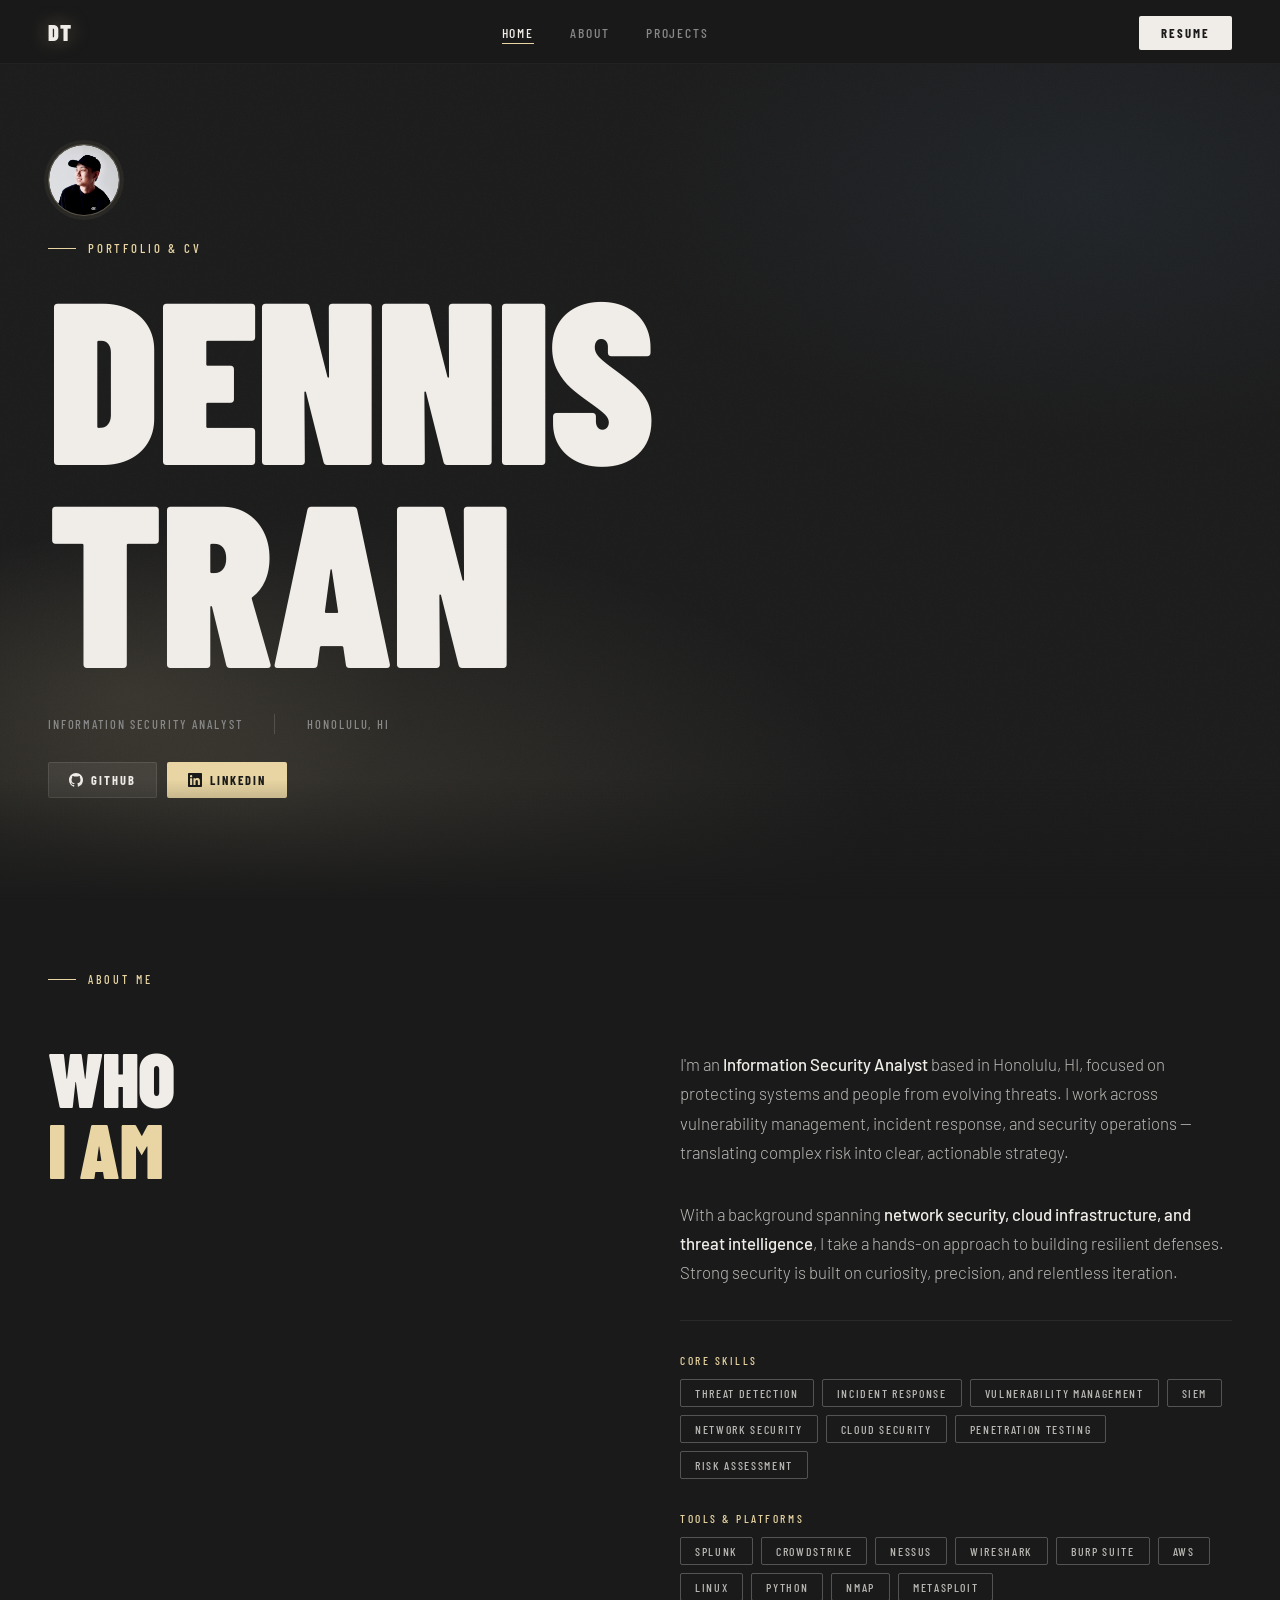
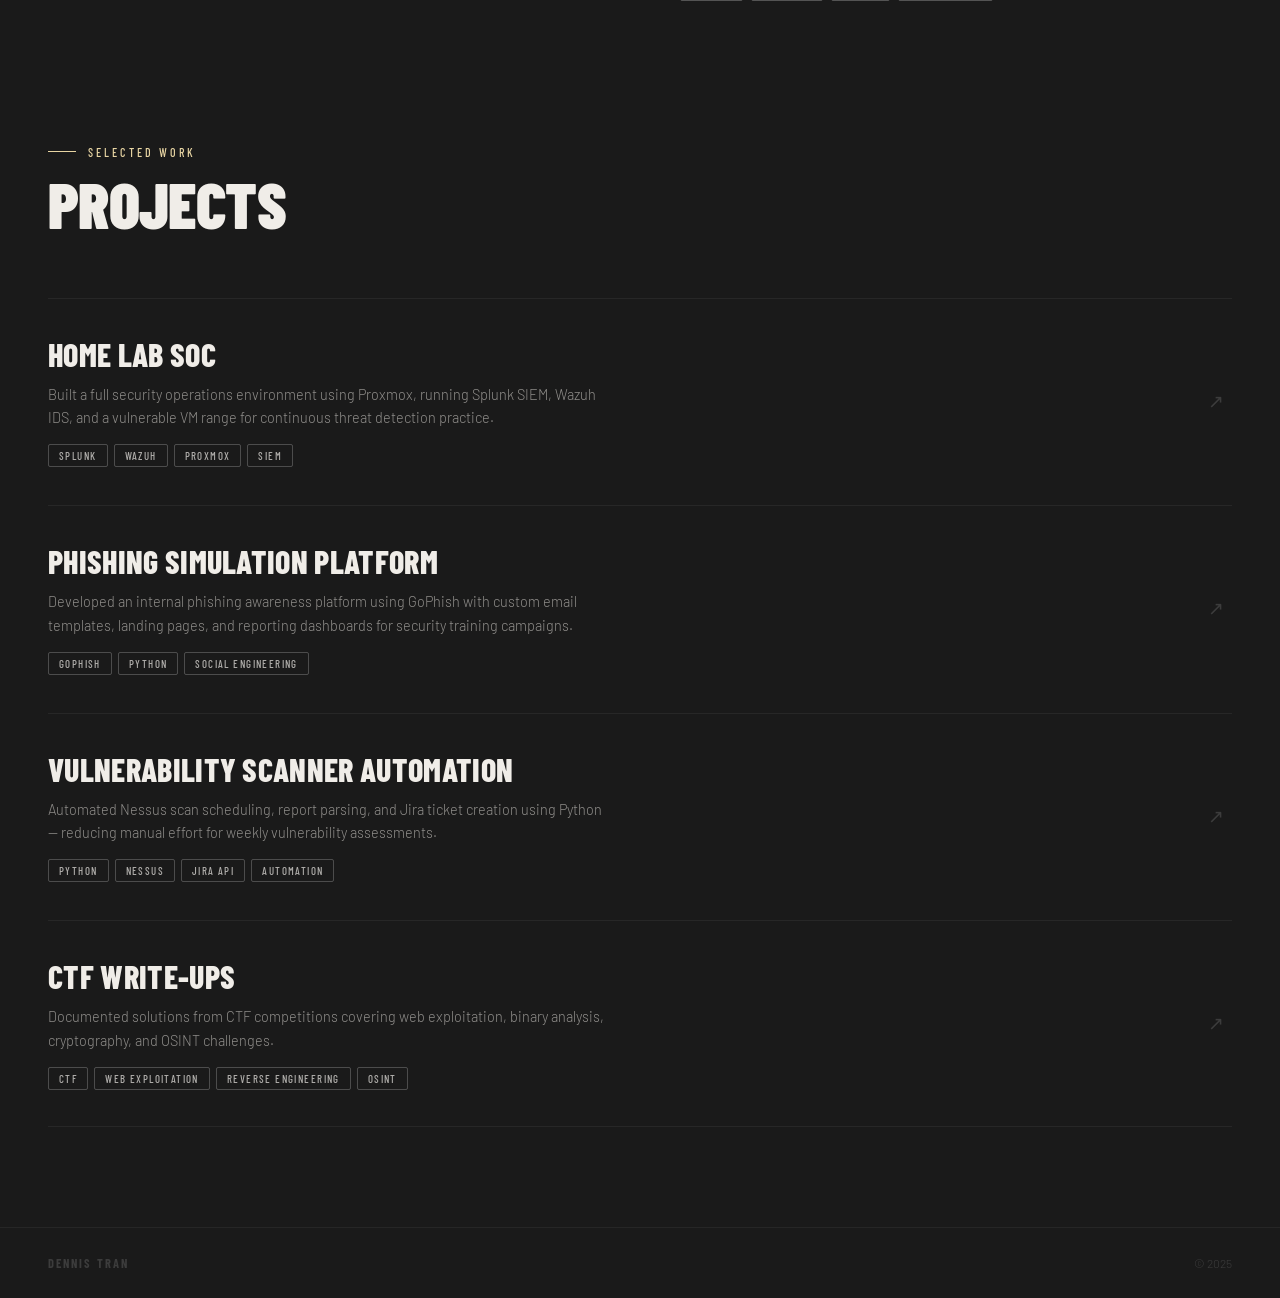
<file: index.html>
<!DOCTYPE html>
<html lang="en">
<head>
  <meta charset="UTF-8" />
  <meta name="viewport" content="width=device-width, initial-scale=1.0"/>
  <title>Dennis Tran</title>
  <link href="https://fonts.googleapis.com/css2?family=Barlow+Condensed:wght@400;500;700;800;900&family=Barlow:wght@300;400;500&display=swap" rel="stylesheet"/>
  <link rel="stylesheet" href="style.css"/>
</head>
<body>

  <!-- NAV -->
  <nav>
    <a href="#home" class="nav-logo">DT</a>
    <ul class="nav-links">
      <li><a href="#home">Home</a></li>
      <li><a href="#about">About</a></li>
      <li><a href="#projects">Projects</a></li>
    </ul>
    <div class="nav-cta">
      <a href="#">Resume</a>
    </div>
    <button class="nav-hamburger" aria-label="Menu">
      <span></span><span></span><span></span>
    </button>
  </nav>
  <div class="nav-mobile-menu">
    <a href="#home">Home</a>
    <a href="#about">About</a>
    <a href="#projects">Projects</a>
    <div class="mobile-divider"></div>
    <a href="#" class="mobile-social">Resume ↓</a>
  </div>

  <!-- HERO -->
  <section class="hero" id="home">
    <div class="hero-content">
      <div class="hero-avatar">
        <img src="profile.JPEG" alt="Dennis Tran">
      </div>
      <p class="hero-eyebrow">Portfolio &amp; CV</p>
      <h1>
        <span class="name-line">Dennis</span>
        <span class="name-line">Tran</span>
      </h1>
      <div class="hero-meta">
        <span class="hero-role">Information Security Analyst</span>
        <div class="hero-divider"></div>
        <span class="hero-location">Honolulu, HI</span>
      </div>
      <div class="hero-socials">
        <a href="https://github.com/dvtrn-pro" target="_blank" rel="noopener" class="social-btn github">
          <svg viewBox="0 0 24 24"><path d="M12 0C5.37 0 0 5.37 0 12c0 5.31 3.435 9.795 8.205 11.385.6.105.825-.255.825-.57 0-.285-.015-1.23-.015-2.235-3.015.555-3.795-.735-4.035-1.41-.135-.345-.72-1.41-1.23-1.695-.42-.225-1.02-.78-.015-.795.945-.015 1.62.87 1.845 1.23 1.08 1.815 2.805 1.305 3.495.99.105-.78.42-1.305.765-1.605-2.67-.3-5.46-1.335-5.46-5.925 0-1.305.465-2.385 1.23-3.225-.12-.3-.54-1.53.12-3.18 0 0 1.005-.315 3.3 1.23.96-.27 1.98-.405 3-.405s2.04.135 3 .405c2.295-1.56 3.3-1.23 3.3-1.23.66 1.65.24 2.88.12 3.18.765.84 1.23 1.905 1.23 3.225 0 4.605-2.805 5.625-5.475 5.925.435.375.81 1.095.81 2.22 0 1.605-.015 2.895-.015 3.3 0 .315.225.69.825.57A12.02 12.02 0 0 0 24 12c0-6.63-5.37-12-12-12z"/></svg>
          GitHub
        </a>
        <a href="https://linkedin.com/in/mrdvtrn" target="_blank" rel="noopener" class="social-btn linkedin">
          <svg viewBox="0 0 24 24"><path d="M20.447 20.452h-3.554v-5.569c0-1.328-.027-3.037-1.852-3.037-1.853 0-2.136 1.445-2.136 2.939v5.667H9.351V9h3.414v1.561h.046c.477-.9 1.637-1.85 3.37-1.85 3.601 0 4.267 2.37 4.267 5.455v6.286zM5.337 7.433a2.062 2.062 0 0 1-2.063-2.065 2.064 2.064 0 1 1 2.063 2.065zm1.782 13.019H3.555V9h3.564v11.452zM22.225 0H1.771C.792 0 0 .774 0 1.729v20.542C0 23.227.792 24 1.771 24h20.451C23.2 24 24 23.227 24 22.271V1.729C24 .774 23.2 0 22.222 0h.003z"/></svg>
          LinkedIn
        </a>
      </div>
    </div>

    <div class="hero-fade"></div>
  </section>

  <!-- ABOUT -->
  <section class="about" id="about">
    <div class="about-inner">
      <p class="section-label">About Me</p>
      <div class="about-grid">
        <div>
          <h2 class="about-heading">
            Who<br>
            <span class="accent-word">I Am</span>
          </h2>
        </div>
        <div class="about-right">
          <p class="about-bio">
            I'm an <strong>Information Security Analyst</strong> based in Honolulu, HI, focused on
            protecting systems and people from evolving threats. I work across vulnerability management,
            incident response, and security operations — translating complex risk into clear, actionable strategy.
          </p>
          <p class="about-bio">
            With a background spanning <strong>network security, cloud infrastructure, and threat intelligence</strong>,
            I take a hands-on approach to building resilient defenses. Strong security is built on curiosity, precision, and relentless iteration.
          </p>
          <div class="about-divider"></div>
          <div>
            <p class="about-sublabel">Core Skills</p>
            <div class="about-tags">
              <span class="tag">Threat Detection</span>
              <span class="tag">Incident Response</span>
              <span class="tag">Vulnerability Management</span>
              <span class="tag">SIEM</span>
              <span class="tag">Network Security</span>
              <span class="tag">Cloud Security</span>
              <span class="tag">Penetration Testing</span>
              <span class="tag">Risk Assessment</span>
            </div>
          </div>
          <div>
            <p class="about-sublabel">Tools &amp; Platforms</p>
            <div class="tools-tags">
              <span class="tool-tag">Splunk</span>
              <span class="tool-tag">CrowdStrike</span>
              <span class="tool-tag">Nessus</span>
              <span class="tool-tag">Wireshark</span>
              <span class="tool-tag">Burp Suite</span>
              <span class="tool-tag">AWS</span>
              <span class="tool-tag">Linux</span>
              <span class="tool-tag">Python</span>
              <span class="tool-tag">Nmap</span>
              <span class="tool-tag">Metasploit</span>
            </div>
          </div>
        </div>
      </div>
    </div>
  </section>

  <!-- PROJECTS -->
  <section class="projects" id="projects">
    <div class="projects-inner">
      <div class="projects-header">
        <div>
          <p class="section-label projects-label">Selected Work</p>
          <h2 class="projects-heading">Projects</h2>
        </div>
      </div>
      <div class="project-list">
        <div class="project-card">
          <div class="project-body">
            <h3 class="project-title">Home Lab SOC</h3>
            <p class="project-desc">Built a full security operations environment using Proxmox, running Splunk SIEM, Wazuh IDS, and a vulnerable VM range for continuous threat detection practice.</p>
            <div class="project-tags">
              <span class="project-tag">Splunk</span>
              <span class="project-tag">Wazuh</span>
              <span class="project-tag">Proxmox</span>
              <span class="project-tag">SIEM</span>
            </div>
          </div>
          <span class="project-arrow">↗</span>
        </div>
        <div class="project-card">
          <div class="project-body">
            <h3 class="project-title">Phishing Simulation Platform</h3>
            <p class="project-desc">Developed an internal phishing awareness platform using GoPhish with custom email templates, landing pages, and reporting dashboards for security training campaigns.</p>
            <div class="project-tags">
              <span class="project-tag">GoPhish</span>
              <span class="project-tag">Python</span>
              <span class="project-tag">Social Engineering</span>
            </div>
          </div>
          <span class="project-arrow">↗</span>
        </div>
        <div class="project-card">
          <div class="project-body">
            <h3 class="project-title">Vulnerability Scanner Automation</h3>
            <p class="project-desc">Automated Nessus scan scheduling, report parsing, and Jira ticket creation using Python — reducing manual effort for weekly vulnerability assessments.</p>
            <div class="project-tags">
              <span class="project-tag">Python</span>
              <span class="project-tag">Nessus</span>
              <span class="project-tag">Jira API</span>
              <span class="project-tag">Automation</span>
            </div>
          </div>
          <span class="project-arrow">↗</span>
        </div>
        <div class="project-card">
          <div class="project-body">
            <h3 class="project-title">CTF Write-ups</h3>
            <p class="project-desc">Documented solutions from CTF competitions covering web exploitation, binary analysis, cryptography, and OSINT challenges.</p>
            <div class="project-tags">
              <span class="project-tag">CTF</span>
              <span class="project-tag">Web Exploitation</span>
              <span class="project-tag">Reverse Engineering</span>
              <span class="project-tag">OSINT</span>
            </div>
          </div>
          <span class="project-arrow">↗</span>
        </div>
      </div>
    </div>
  </section>

  <!-- FOOTER -->
  <footer class="footer">
    <div class="footer-inner">
      <span class="footer-name">Dennis Tran</span>
      <span class="footer-copy">© 2025</span>
    </div>
  </footer>

  <script src="main.js"></script>

</body>
</html>
</file>
<file: style.css>
*, *::before, *::after { margin: 0; padding: 0; box-sizing: border-box; }

:root {
  --bg: #1a1a1a;
  --bg2: #111;
  --text: #f0ede8;
  --accent: #e8d5a3;
  --accent-rgb: 232, 213, 163;
  --muted: #888;
  --nav-h: 64px;
}

html { scroll-behavior: smooth; }

body {
  background: var(--bg);
  color: var(--text);
  font-family: 'Barlow', sans-serif;
  font-weight: 300;
  min-height: 100svh;
  display: flex;
  flex-direction: column;
  overflow-x: hidden;
}

/* ── NAV ── */
nav {
  height: var(--nav-h);
  display: flex;
  align-items: center;
  justify-content: space-between;
  padding: 0 48px;
  position: sticky;
  top: 0;
  z-index: 100;
  background: rgba(26,26,26,0.92);
  backdrop-filter: blur(16px);
  -webkit-backdrop-filter: blur(16px);
  border-bottom: 1px solid rgba(255,255,255,0.04);
  flex-shrink: 0;
}

.nav-logo {
  font-family: 'Barlow Condensed', sans-serif;
  font-weight: 900;
  font-size: 1.4rem;
  letter-spacing: 0.04em;
  text-transform: uppercase;
  color: var(--text);
  text-decoration: none;
  opacity: 0;
  animation: fadeDown 0.6s ease 0.2s forwards;
  text-shadow: 0 0 20px rgba(232, 213, 163, 0.4);
  pointer-events: all;
}

.nav-links {
  display: flex;
  gap: 36px;
  list-style: none;
  opacity: 0;
  animation: fadeDown 0.6s ease 0.4s forwards;
}

.nav-links a {
  font-family: 'Barlow Condensed', sans-serif;
  font-weight: 500;
  font-size: 0.85rem;
  letter-spacing: 0.14em;
  text-transform: uppercase;
  color: var(--muted);
  text-decoration: none;
  transition: color 0.2s;
  position: relative;
}

.nav-links a::after {
  content: '';
  position: absolute;
  bottom: -3px; left: 0;
  width: 0; height: 1px;
  background: var(--accent);
  transition: width 0.25s ease;
}

.nav-links a:hover { color: var(--text); }
.nav-links a:hover::after { width: 100%; }

.nav-cta {
  opacity: 0;
  animation: fadeDown 0.6s ease 0.5s forwards;
}

.nav-cta a {
  font-family: 'Barlow Condensed', sans-serif;
  font-weight: 700;
  font-size: 0.8rem;
  letter-spacing: 0.16em;
  text-transform: uppercase;
  color: var(--bg);
  background: var(--text);
  padding: 9px 22px;
  border-radius: 2px;
  text-decoration: none;
  transition: background 0.2s, color 0.2s;
}

.nav-cta a:hover {
  background: var(--accent);
}

/* ── HERO ── */
.hero {
  height: calc(100svh - var(--nav-h));
  flex-shrink: 0;
  display: flex;
  flex-direction: column;
  justify-content: flex-start;
  padding: 80px 48px 48px;
  position: relative;
  overflow: hidden;
}

/* hero-left/right are z-indexed in their own rules */

.hero::before {
  content: '';
  position: absolute;
  inset: 0;
  background-image: url("data:image/svg+xml,%3Csvg viewBox='0 0 256 256' xmlns='http://www.w3.org/2000/svg'%3E%3Cfilter id='noise'%3E%3CfeTurbulence type='fractalNoise' baseFrequency='0.9' numOctaves='4' stitchTiles='stitch'/%3E%3C/filter%3E%3Crect width='100%25' height='100%25' filter='url(%23noise)' opacity='0.04'/%3E%3C/svg%3E");
  background-size: 200px;
  pointer-events: none;
  z-index: 0;
}

.hero::after {
  content: '';
  position: absolute;
  inset: 0;
  background:
    radial-gradient(ellipse 80% 60% at 20% 90%, rgba(232,213,163,0.12) 0%, transparent 60%),
    radial-gradient(ellipse 60% 50% at 85% 15%, rgba(100,160,220,0.07) 0%, transparent 60%),
    radial-gradient(ellipse 40% 35% at 10% 75%, rgba(232,213,163,0.08) 0%, transparent 55%);
  pointer-events: none;
  z-index: 0;
  animation: glowPulse 7s ease-in-out infinite;
}

.hero-glow-blue,
.hero-glow-halo {
  display: none;
}


.hero-index {
  position: absolute;
  top: calc(var(--nav-h) + 40px);
  right: 56px;
  font-family: 'Barlow Condensed', sans-serif;
  font-weight: 900;
  font-size: 11rem;
  line-height: 1;
  color: rgba(255,255,255,0.03);
  letter-spacing: -0.02em;
  user-select: none;
  z-index: 0;
}

.hero-content {
  position: relative;
  z-index: 1;
}

/* Circular avatar */
.hero-avatar {
  width: 72px;
  height: 72px;
  border-radius: 50%;
  border: 1px solid rgba(232,213,163,0.25);
  background: rgba(255,255,255,0.05);
  display: flex;
  align-items: center;
  justify-content: center;
  color: rgba(255,255,255,0.2);
  position: relative;
  overflow: hidden;
  opacity: 0;
  animation: fadeUp 0.6s ease 0.45s forwards;
  box-shadow: 0 0 0 4px rgba(232,213,163,0.06);
  margin-bottom: 24px;
}

.hero-avatar svg {
  width: 32px;
  height: 32px;
  fill: currentColor;
}

.hero-avatar img {
  width: 100%;
  height: 100%;
  object-fit: cover;
  border-radius: 50%;
}

.hero-eyebrow {
  font-family: 'Barlow Condensed', sans-serif;
  font-weight: 500;
  font-size: 0.8rem;
  letter-spacing: 0.22em;
  text-transform: uppercase;
  color: var(--accent);
  margin-bottom: 16px;
  opacity: 0;
  transform: translateY(10px);
  animation: fadeUp 0.6s ease 0.6s forwards;
  display: flex;
  align-items: center;
  gap: 12px;
}

.hero-eyebrow::before {
  content: '';
  display: inline-block;
  width: 28px;
  height: 1px;
  background: var(--accent);
}

h1 {
  font-family: 'Barlow Condensed', sans-serif;
  font-weight: 900;
  font-size: clamp(6rem, 18vw, 18rem);
  line-height: 0.88;
  text-transform: uppercase;
  letter-spacing: -0.01em;
  color: var(--text);
}

/* section anchor offset for sticky nav */
.hero,
.about,
.projects {
  scroll-margin-top: var(--nav-h);
}

.name-line {
  display: block;
  opacity: 0;
  transform: translateY(60px);
}

.name-line:nth-child(1) { animation: slideUp 0.7s cubic-bezier(0.16, 1, 0.3, 1) 0.55s forwards; }
.name-line:nth-child(2) { animation: slideUp 0.7s cubic-bezier(0.16, 1, 0.3, 1) 0.7s forwards; }

.hero-meta {
  display: flex;
  align-items: center;
  gap: 32px;
  margin-top: 36px;
  opacity: 0;
  animation: fadeUp 0.6s ease 1s forwards;
}

.hero-role {
  font-family: 'Barlow Condensed', sans-serif;
  font-weight: 500;
  font-size: 0.78rem;
  letter-spacing: 0.15em;
  text-transform: uppercase;
  color: var(--muted);
}

.hero-divider {
  width: 1px;
  height: 20px;
  background: rgba(255,255,255,0.15);
}

.hero-location {
  font-family: 'Barlow Condensed', sans-serif;
  font-weight: 500;
  font-size: 0.78rem;
  letter-spacing: 0.15em;
  text-transform: uppercase;
  color: var(--muted);
}

.hero-socials {
  display: flex;
  gap: 10px;
  margin-top: 28px;
  opacity: 0;
  animation: fadeUp 0.6s ease 1.1s forwards;
}

.hero-scroll {
  position: absolute;
  bottom: 40px;
  left: 50%;
  transform: translateX(-50%);
  display: flex;
  flex-direction: column;
  align-items: center;
  gap: 8px;
  opacity: 0;
  animation: fadeUp 0.6s ease 1.4s forwards;
  z-index: 1;
}

.hero-scroll span {
  font-family: 'Barlow Condensed', sans-serif;
  font-size: 0.7rem;
  letter-spacing: 0.2em;
  text-transform: uppercase;
  color: var(--muted);
}

.scroll-dot {
  width: 1px;
  height: 40px;
  background: linear-gradient(to bottom, var(--muted), transparent);
  animation: pulse 2s ease-in-out infinite;
}

/* ── HERO DETAILS (bio, stats, tags) ── */
.hero-details {
  opacity: 0;
  animation: fadeUp 0.7s ease 1.15s forwards;
  max-width: 560px;
}

.hero-bio {
  font-family: 'Barlow', sans-serif;
  font-weight: 300;
  font-size: 0.95rem;
  line-height: 1.7;
  color: rgba(240,237,232,0.65);
  margin-top: 16px;
}

.hero-bio strong {
  font-weight: 500;
  color: var(--text);
}

.hero-stats {
  display: flex;
  gap: 40px;
  margin-top: 16px;
}

.hero-rule {
  width: 100%;
  height: 1px;
  background: rgba(255,255,255,0.07);
  margin-top: 16px;
}

.hero-sublabel {
  font-family: 'Barlow Condensed', sans-serif;
  font-weight: 500;
  font-size: 0.72rem;
  letter-spacing: 0.22em;
  text-transform: uppercase;
  color: var(--accent);
  margin-top: 14px;
  margin-bottom: 8px;
}

.hero-tags {
  display: flex;
  flex-wrap: wrap;
  gap: 8px;
}

/* ── HERO FADE ── */
.hero-fade {
  position: absolute;
  bottom: 0; left: 0; right: 0;
  height: 120px;
  background: linear-gradient(to bottom, transparent, var(--bg));
  pointer-events: none;
  z-index: 2;
}

/* ── SCROLL REVEAL ── */
.reveal {
  opacity: 0;
  transform: translateY(40px);
  transition: opacity 0.75s ease, transform 0.75s cubic-bezier(0.16, 1, 0.3, 1);
}

.reveal.reveal-left {
  transform: translateX(-30px);
}

.reveal.visible {
  opacity: 1;
  transform: translate(0);
}

.reveal-delay-1 { transition-delay: 0.1s; }
.reveal-delay-2 { transition-delay: 0.2s; }
.reveal-delay-3 { transition-delay: 0.35s; }
.reveal-delay-4 { transition-delay: 0.5s; }

/* ── SOCIAL BUTTONS ── */
.social-btn {
  display: flex;
  align-items: center;
  gap: 8px;
  font-family: 'Barlow Condensed', sans-serif;
  font-weight: 700;
  font-size: 0.78rem;
  letter-spacing: 0.16em;
  text-transform: uppercase;
  text-decoration: none;
  padding: 10px 20px;
  border-radius: 2px;
  transition: background 0.25s, color 0.25s, box-shadow 0.25s;
}

.social-btn svg {
  width: 14px;
  height: 14px;
  fill: currentColor;
  flex-shrink: 0;
}

.social-btn.github {
  color: var(--text);
  background: rgba(255,255,255,0.07);
  border: 1px solid rgba(255,255,255,0.1);
}

.social-btn.github:hover {
  background: rgba(255,255,255,0.13);
  box-shadow: 0 0 20px rgba(255,255,255,0.06);
}

.social-btn.linkedin {
  color: var(--bg);
  background: var(--accent);
  border: 1px solid transparent;
}

.social-btn.linkedin:hover {
  background: #f0e0b0;
  box-shadow: 0 0 24px rgba(232,213,163,0.3);
}

.social-btn.resume {
  color: var(--bg);
  background: var(--text);
  border: 1px solid transparent;
  font-weight: 700;
}

.social-btn.resume:hover {
  background: var(--accent);
  box-shadow: 0 0 24px rgba(232,213,163,0.2);
}

/* ── ABOUT ── */
.about {
  background: var(--bg);
  padding: 72px 48px;
  position: relative;
  overflow: hidden;
}

.about-glow-blue {
  display: none;
}

.about-inner {
  max-width: 1200px;
  width: 100%;
  margin: 0 auto;
  position: relative;
  z-index: 1;
}

.section-label {
  font-family: 'Barlow Condensed', sans-serif;
  font-weight: 500;
  font-size: 0.75rem;
  letter-spacing: 0.26em;
  text-transform: uppercase;
  color: var(--accent);
  display: flex;
  align-items: center;
  gap: 12px;
  margin-bottom: 56px;
}

.section-label::before {
  content: '';
  display: inline-block;
  width: 28px;
  height: 1px;
  background: var(--accent);
}

.about-grid {
  display: grid;
  grid-template-columns: 1fr 1fr;
  gap: 80px;
  align-items: start;
}

.about-heading {
  font-family: 'Barlow Condensed', sans-serif;
  font-weight: 900;
  font-size: clamp(3rem, 6vw, 5.5rem);
  line-height: 0.92;
  text-transform: uppercase;
  letter-spacing: -0.01em;
  color: var(--text);
}

.about-heading .accent-word {
  color: var(--accent);
}


.about-right {
  display: flex;
  flex-direction: column;
  gap: 32px;
  padding-top: 8px;
}

.about-bio {
  font-family: 'Barlow', sans-serif;
  font-weight: 300;
  font-size: 1.05rem;
  line-height: 1.75;
  color: rgba(240,237,232,0.75);
}

.about-bio strong {
  font-weight: 500;
  color: var(--text);
}

.about-divider {
  width: 100%;
  height: 1px;
  background: rgba(255,255,255,0.07);
}

.about-stats {
  display: grid;
  grid-template-columns: repeat(2, 1fr);
  gap: 24px;
}

.stat {
  display: flex;
  flex-direction: column;
  gap: 4px;
}

.stat-value {
  font-family: 'Barlow Condensed', sans-serif;
  font-weight: 800;
  font-size: 1.6rem;
  line-height: 1;
  color: var(--text);
  letter-spacing: -0.01em;
  text-shadow: 0 0 30px rgba(232, 213, 163, 0.3);
}

.stat-label {
  font-family: 'Barlow Condensed', sans-serif;
  font-weight: 500;
  font-size: 0.72rem;
  letter-spacing: 0.18em;
  text-transform: uppercase;
  color: var(--muted);
}

.about-tags {
  display: flex;
  flex-wrap: wrap;
  gap: 8px;
}

.tag {
  font-family: 'Barlow Condensed', sans-serif;
  font-weight: 500;
  font-size: 0.74rem;
  letter-spacing: 0.14em;
  text-transform: uppercase;
  color: rgba(240,237,232,0.75);
  border: 1px solid rgba(255,255,255,0.25);
  padding: 6px 14px;
  border-radius: 2px;
  transition: border-color 0.3s, color 0.3s, box-shadow 0.3s;
}

.tag:hover {
  border-color: var(--accent);
  color: var(--accent);
  box-shadow: 0 0 14px rgba(232, 213, 163, 0.25), inset 0 0 10px rgba(232, 213, 163, 0.05);
}

/* ── EXPERIENCE ── */
.experience {
  background: var(--bg);
  padding: 72px 48px 100px;
  position: relative;
  overflow: hidden;
}

.exp-fade {
  position: absolute;
  bottom: 0; left: 0; right: 0;
  height: 180px;
  background: linear-gradient(to bottom, transparent, var(--bg));
  pointer-events: none;
  z-index: 2;
}

.experience-inner {
  max-width: 1200px;
  position: relative;
  z-index: 1;
}

.experience-header {
  margin-bottom: 64px;
}

.experience-heading {
  font-family: 'Barlow Condensed', sans-serif;
  font-weight: 900;
  font-size: clamp(2.8rem, 5vw, 4.5rem);
  line-height: 0.92;
  text-transform: uppercase;
  letter-spacing: -0.01em;
  color: var(--text);
  margin-top: 16px;
}

.experience-list {
  display: flex;
  flex-direction: column;
  gap: 0;
}

.exp-block {
  padding: 40px 0;
}

.exp-divider {
  width: 100%;
  height: 1px;
  background: rgba(255,255,255,0.06);
}

.exp-company-row {
  display: flex;
  align-items: baseline;
  justify-content: space-between;
  margin-bottom: 20px;
}

.exp-company {
  font-family: 'Barlow Condensed', sans-serif;
  font-weight: 800;
  font-size: clamp(1.4rem, 2.5vw, 1.9rem);
  text-transform: uppercase;
  letter-spacing: 0.01em;
  color: var(--text);
}

.exp-location {
  font-family: 'Barlow Condensed', sans-serif;
  font-weight: 500;
  font-size: 0.75rem;
  letter-spacing: 0.18em;
  text-transform: uppercase;
  color: var(--muted);
}

.exp-roles {
  display: flex;
  flex-direction: column;
  gap: 12px;
}

.exp-role-meta {
  display: flex;
  align-items: center;
  justify-content: space-between;
  padding: 12px 16px;
  border: 1px solid rgba(255,255,255,0.06);
  border-radius: 2px;
  background: rgba(255,255,255,0.02);
  transition: border-color 0.3s, background 0.3s;
}

.exp-role-meta:hover {
  border-color: rgba(232,213,163,0.2);
  background: rgba(232,213,163,0.03);
}

.exp-title {
  font-family: 'Barlow', sans-serif;
  font-weight: 400;
  font-size: 0.95rem;
  color: rgba(240,237,232,0.8);
}

.exp-date {
  font-family: 'Barlow Condensed', sans-serif;
  font-weight: 500;
  font-size: 0.72rem;
  letter-spacing: 0.14em;
  text-transform: uppercase;
  color: var(--accent);
  opacity: 0.7;
  white-space: nowrap;
  margin-left: 24px;
}

@media (max-width: 768px) {
  .experience { padding: 56px 24px 80px; }
  .exp-company-row { flex-direction: column; gap: 4px; }
  .exp-role-meta { flex-direction: column; align-items: flex-start; gap: 6px; }
  .exp-date { margin-left: 0; }
}

/* ── TOOLS & PLATFORMS ── */
.about-sublabel {
  font-family: 'Barlow Condensed', sans-serif;
  font-weight: 500;
  font-size: 0.72rem;
  letter-spacing: 0.22em;
  text-transform: uppercase;
  color: var(--accent);
  margin-bottom: 12px;
}

.tools-tags {
  display: flex;
  flex-wrap: wrap;
  gap: 8px;
}

.tool-tag {
  font-family: 'Barlow Condensed', sans-serif;
  font-weight: 500;
  font-size: 0.74rem;
  letter-spacing: 0.14em;
  text-transform: uppercase;
  color: rgba(240,237,232,0.75);
  border: 1px solid rgba(255,255,255,0.25);
  padding: 6px 14px;
  border-radius: 2px;
  transition: border-color 0.3s, color 0.3s, box-shadow 0.3s;
}

.tool-tag:hover {
  border-color: var(--accent);
  color: var(--accent);
  box-shadow: 0 0 14px rgba(232,213,163,0.25), inset 0 0 10px rgba(232,213,163,0.05);
}

/* ── PROJECTS ── */
.section-index {
  position: absolute;
  top: 40px;
  right: 56px;
  font-family: 'Barlow Condensed', sans-serif;
  font-weight: 900;
  font-size: 11rem;
  line-height: 1;
  color: rgba(255,255,255,0.03);
  letter-spacing: -0.02em;
  user-select: none;
  z-index: 0;
}

.projects {
  background: var(--bg);
  padding: 72px 48px 100px;
  position: relative;
  overflow: hidden;
}

.projects-inner {
  max-width: 1200px;
  width: 100%;
  margin: 0 auto;
  position: relative;
  z-index: 1;
}

.projects-header {
  display: flex;
  align-items: flex-end;
  justify-content: space-between;
  margin-bottom: 64px;
}

.projects-label {
  margin-bottom: 16px;
}

.projects-heading {
  font-family: 'Barlow Condensed', sans-serif;
  font-weight: 900;
  font-size: clamp(2.8rem, 5vw, 4.5rem);
  line-height: 0.92;
  text-transform: uppercase;
  letter-spacing: -0.01em;
  color: var(--text);
}

.projects-count {
  font-family: 'Barlow Condensed', sans-serif;
  font-weight: 500;
  font-size: 0.75rem;
  letter-spacing: 0.22em;
  text-transform: uppercase;
  color: var(--muted);
  padding-bottom: 6px;
}

.project-list {
  display: flex;
  flex-direction: column;
  gap: 2px;
}

.project-card {
  position: relative;
  display: grid;
  grid-template-columns: 1fr auto;
  align-items: center;
  gap: 40px;
  padding: 36px 0;
  border-top: 1px solid rgba(255,255,255,0.06);
  cursor: default;
  transition: background 0.3s;
}

.project-card:last-child {
  border-bottom: 1px solid rgba(255,255,255,0.06);
}

.project-card::before {
  content: '';
  position: absolute;
  inset: 0 -48px;
  background: rgba(232,213,163,0.03);
  opacity: 0;
  transition: opacity 0.3s;
  pointer-events: none;
}

.project-card:hover::before {
  opacity: 1;
}


.project-body {
  display: flex;
  flex-direction: column;
  gap: 10px;
}

.project-title {
  font-family: 'Barlow Condensed', sans-serif;
  font-weight: 800;
  font-size: clamp(1.4rem, 2.5vw, 2rem);
  text-transform: uppercase;
  letter-spacing: 0.01em;
  color: var(--text);
  transition: color 0.2s;
}

.project-card:hover .project-title {
  color: var(--accent);
}

.project-desc {
  font-family: 'Barlow', sans-serif;
  font-weight: 300;
  font-size: 0.9rem;
  line-height: 1.65;
  color: rgba(240,237,232,0.55);
  max-width: 560px;
}

.project-tags {
  display: flex;
  flex-wrap: wrap;
  gap: 6px;
  margin-top: 4px;
}

.project-tag {
  font-family: 'Barlow Condensed', sans-serif;
  font-weight: 500;
  font-size: 0.68rem;
  letter-spacing: 0.13em;
  text-transform: uppercase;
  color: rgba(240,237,232,0.7);
  border: 1px solid rgba(255,255,255,0.22);
  padding: 4px 10px;
  border-radius: 2px;
}

.project-arrow {
  font-size: 1.2rem;
  color: rgba(255,255,255,0.15);
  transition: color 0.2s, transform 0.3s;
  padding-right: 8px;
}

.project-card:hover .project-arrow {
  color: var(--accent);
  transform: translate(4px, -4px);
}

/* ── PAGE (inner pages) ── */
.page {
  flex: 1;
  padding: 72px 48px 100px;
  max-width: 1200px;
  width: 100%;
}

.page-heading {
  font-family: 'Barlow Condensed', sans-serif;
  font-weight: 900;
  font-size: clamp(3rem, 7vw, 6rem);
  line-height: 0.9;
  text-transform: uppercase;
  letter-spacing: -0.01em;
  color: var(--text);
  margin-top: 16px;
  margin-bottom: 64px;
}

/* active nav link */
.nav-links a.active {
  color: var(--text);
}
.nav-links a.active::after {
  width: 100%;
  background: var(--accent);
}

@media (max-width: 768px) {
  .page { padding: 40px 24px 80px; }
  .page-heading { margin-bottom: 40px; }
}

/* ── FOOTER ── */
.footer {
  background: var(--bg);
  padding: 28px 48px;
  border-top: 1px solid rgba(255,255,255,0.05);
}

.footer-inner {
  display: flex;
  align-items: center;
  justify-content: space-between;
}

.footer-name {
  font-family: 'Barlow Condensed', sans-serif;
  font-weight: 700;
  font-size: 0.78rem;
  letter-spacing: 0.16em;
  text-transform: uppercase;
  color: rgba(255,255,255,0.15);
}

.footer-copy {
  font-family: 'Barlow', sans-serif;
  font-weight: 300;
  font-size: 0.75rem;
  color: rgba(255,255,255,0.15);
}

/* ── HAMBURGER ── */
.nav-hamburger {
  display: none;
  flex-direction: column;
  gap: 5px;
  cursor: pointer;
  padding: 4px;
  z-index: 200;
  background: none;
  border: none;
  outline: none;
}

.nav-hamburger span {
  display: block;
  width: 22px;
  height: 1.5px;
  background: var(--text);
  transition: transform 0.3s ease, opacity 0.3s ease;
  transform-origin: center;
}

.nav-hamburger.open span:nth-child(1) { transform: translateY(6.5px) rotate(45deg); }
.nav-hamburger.open span:nth-child(2) { opacity: 0; }
.nav-hamburger.open span:nth-child(3) { transform: translateY(-6.5px) rotate(-45deg); }

.nav-mobile-menu {
  display: none;
  position: fixed;
  top: var(--nav-h);
  left: 0; right: 0;
  background: rgba(17,17,17,0.98);
  backdrop-filter: blur(16px);
  -webkit-backdrop-filter: blur(16px);
  z-index: 99;
  flex-direction: column;
  padding: 16px 0 24px;
  border-bottom: 1px solid rgba(255,255,255,0.06);
}

.nav-mobile-menu.open {
  display: flex;
  animation: fadeDown 0.2s ease forwards;
}

.nav-mobile-menu a {
  font-family: 'Barlow Condensed', sans-serif;
  font-weight: 600;
  font-size: 1rem;
  letter-spacing: 0.14em;
  text-transform: uppercase;
  color: rgba(240,237,232,0.7);
  text-decoration: none;
  padding: 12px 24px;
  transition: color 0.2s, background 0.2s;
}

.nav-mobile-menu a:hover {
  color: var(--accent);
  background: rgba(255,255,255,0.03);
}

.nav-mobile-menu .mobile-divider {
  height: 1px;
  background: rgba(255,255,255,0.06);
  margin: 8px 24px;
}

.nav-mobile-menu .mobile-social {
  color: var(--accent);
}

/* ── KEYFRAMES ── */
@keyframes fadeDown {
  from { opacity: 0; transform: translateY(-8px); }
  to   { opacity: 1; transform: translateY(0); }
}

@keyframes fadeUp {
  from { opacity: 0; transform: translateY(12px); }
  to   { opacity: 1; transform: translateY(0); }
}

@keyframes slideUp {
  from { opacity: 0; transform: translateY(60px); }
  to   { opacity: 1; transform: translateY(0); }
}

@keyframes scaleIn {
  from { transform: scaleX(0); }
  to   { transform: scaleX(1); }
}

@keyframes lineGrow {
  from { height: 0; opacity: 0; }
  to   { height: 40vh; opacity: 1; }
}

@keyframes pulse {
  0%, 100% { opacity: 0.3; transform: scaleY(0.9); }
  50%       { opacity: 0.9; transform: scaleY(1.1); }
}

@keyframes glowPulse {
  0%, 100% { opacity: 0.7; transform: scale(1); }
  50%       { opacity: 1;   transform: scale(1.06); }
}

@keyframes glowFlicker {
  0%, 100% { opacity: 0.5; }
  33%       { opacity: 0.9; }
  66%       { opacity: 0.65; }
}

/* ── TABLET (max 1024px) ── */
@media (max-width: 1024px) {
  .about-grid { gap: 48px; }
  .project-card { grid-template-columns: 1fr auto; gap: 28px; }
}

/* ── MOBILE (max 768px) ── */
@media (max-width: 768px) {
  nav { padding: 0 24px; }
  .nav-links, .nav-cta { display: none; }
  .nav-hamburger { display: flex; }

  .hero {
    height: auto;
    padding: 64px 24px 64px;
  }

  .hero-meta { gap: 16px; margin-top: 24px; }
  .hero-socials { margin-top: 20px; flex-wrap: wrap; }

  .hero-index { font-size: 5rem; right: 24px; }
  .about-grid { grid-template-columns: 1fr; gap: 32px; }
  .about { padding: 56px 24px 80px; }
  .projects { padding: 56px 24px 80px; }
  .project-card { grid-template-columns: 1fr; gap: 16px; }
  .project-arrow { display: none; }

  .footer { padding: 24px; }
  .footer-copy { display: none; }
}

/* ── SMALL PHONES (max 480px) ── */
@media (max-width: 480px) {
  .hero-eyebrow { font-size: 0.7rem; }
  .hero-socials { flex-wrap: wrap; }
  .hero-stats { gap: 20px; }
  .stat-value { font-size: 1.5rem; }
  .stat-label { font-size: 0.62rem; letter-spacing: 0.1em; }
  .hero-tags { gap: 6px; }
  .tag { font-size: 0.68rem; padding: 5px 10px; }
}
</file>
